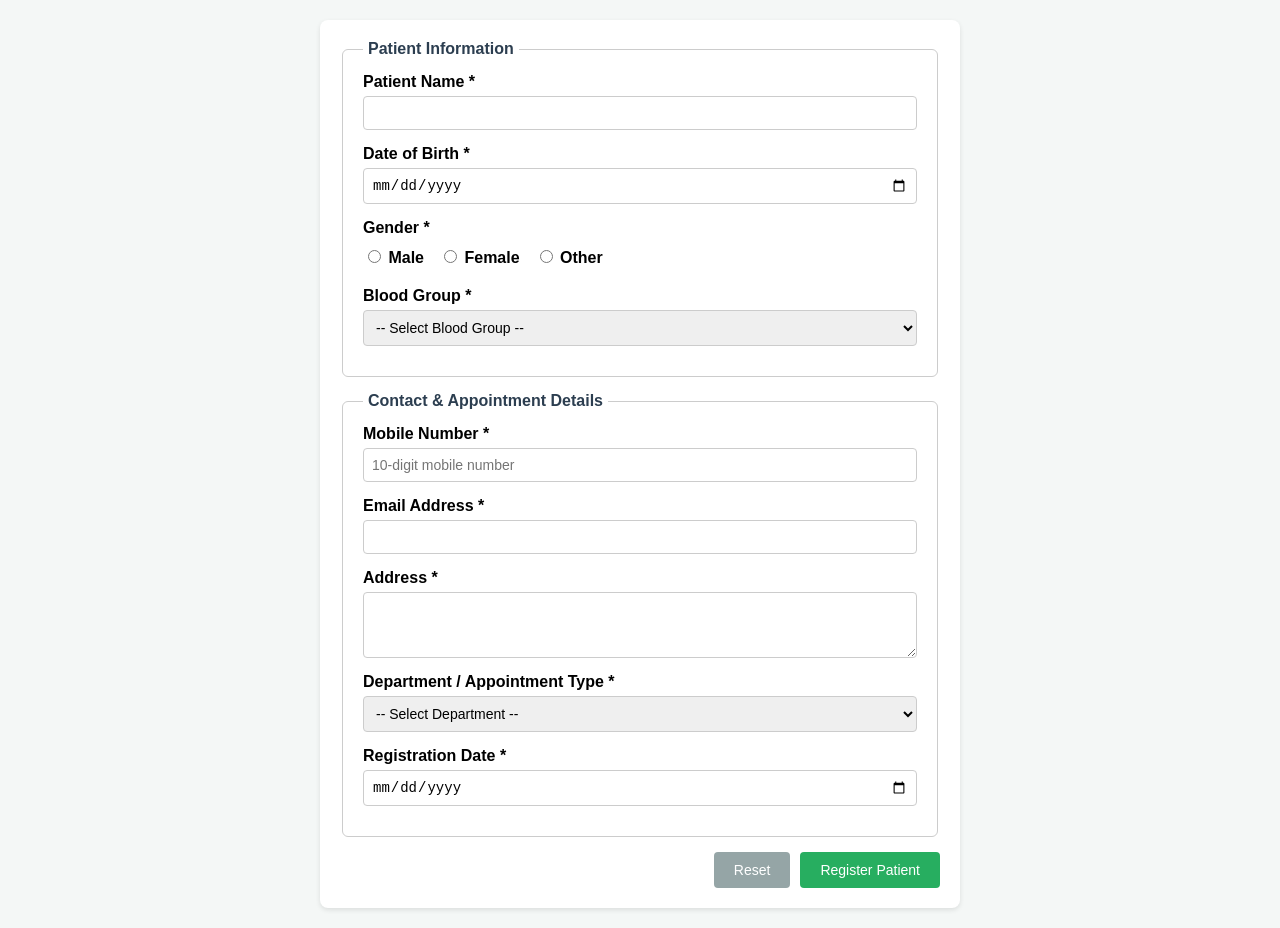
<file: exp 4/index.html>
<!DOCTYPE html>
<head>
    <title>Patient Registration</title>
    <link rel="stylesheet" href="styles.css">
</head>
<body>

    <form id="registrationForm" novalidate>
        <fieldset>
            <legend>Patient Information</legend>

            <!-- Patient Name -->
            <div class="form-group">
                <label for="fullName">Patient Name *</label>
                <input type="text" id="fullName" name="fullName">
                <span class="error-message" id="fullNameError"></span>
            </div>

            <!-- Date of Birth -->
            <div class="form-group">
                <label for="dob">Date of Birth *</label>
                <input type="date" id="dob" name="dob">
                <span class="error-message" id="dobError"></span>
            </div>

            <!-- Gender -->
            <div class="form-group">
                <label>Gender *</label>
                <div class="radio-group">
                    <label><input type="radio" id="genderMale" name="gender" value="Male"> Male</label>
                    <label><input type="radio" id="genderFemale" name="gender" value="Female"> Female</label>
                    <label><input type="radio" id="genderOther" name="gender" value="Other"> Other</label>
                </div>
                <span class="error-message" id="genderError"></span>
            </div>

            <!-- Blood Group -->
            <div class="form-group">
                <label for="bloodGroup">Blood Group *</label>
                <select id="bloodGroup" name="bloodGroup">
                    <option value="">-- Select Blood Group --</option>
                    <option value="A+">A+</option>
                    <option value="A-">A-</option>
                    <option value="B+">B+</option>
                    <option value="B-">B-</option>
                    <option value="O+">O+</option>
                    <option value="O-">O-</option>
                    <option value="AB+">AB+</option>
                    <option value="AB-">AB-</option>
                </select>
                <span class="error-message" id="bloodGroupError"></span>
            </div>
        </fieldset>

        <fieldset>
            <legend>Contact & Appointment Details</legend>

            <!-- Mobile Number -->
            <div class="form-group">
                <label for="mobile">Mobile Number *</label>
                <input type="tel" id="mobile" name="mobile" placeholder="10-digit mobile number">
                <span class="error-message" id="mobileError"></span>
            </div>

            <!-- Email -->
            <div class="form-group">
                <label for="email">Email Address *</label>
                <input type="email" id="email" name="email">
                <span class="error-message" id="emailError"></span>
            </div>

            <!-- Address -->
            <div class="form-group">
                <label for="address">Address *</label>
                <textarea id="address" name="address" rows="3"></textarea>
                <span class="error-message" id="addressError"></span>
            </div>

            <!-- Department / Appointment Type -->
            <div class="form-group">
                <label for="department">Department / Appointment Type *</label>
                <select id="department" name="department">
                    <option value="">-- Select Department --</option>
                    <option value="General Medicine">General Medicine</option>
                    <option value="Pediatrics">Pediatrics</option>
                    <option value="Orthopedics">Orthopedics</option>
                    <option value="Cardiology">Cardiology</option>
                    <option value="Dermatology">Dermatology</option>
                </select>
                <span class="error-message" id="departmentError"></span>
            </div>

            <!-- Registration Date -->
            <div class="form-group">
                <label for="regDate">Registration Date *</label>
                <input type="date" id="regDate" name="regDate">
                <span class="error-message" id="regDateError"></span>
            </div>
        </fieldset>

        <!-- Submit & Reset Buttons -->
        <div class="button-group">
            <button type="reset" id="resetBtn">Reset</button>
            <button type="submit" id="submitBtn">Register Patient</button>
        </div>
    </form>

    <!-- Link to external JavaScript file -->
    <script src="script.js"></script>
</body>
</html>
</file>
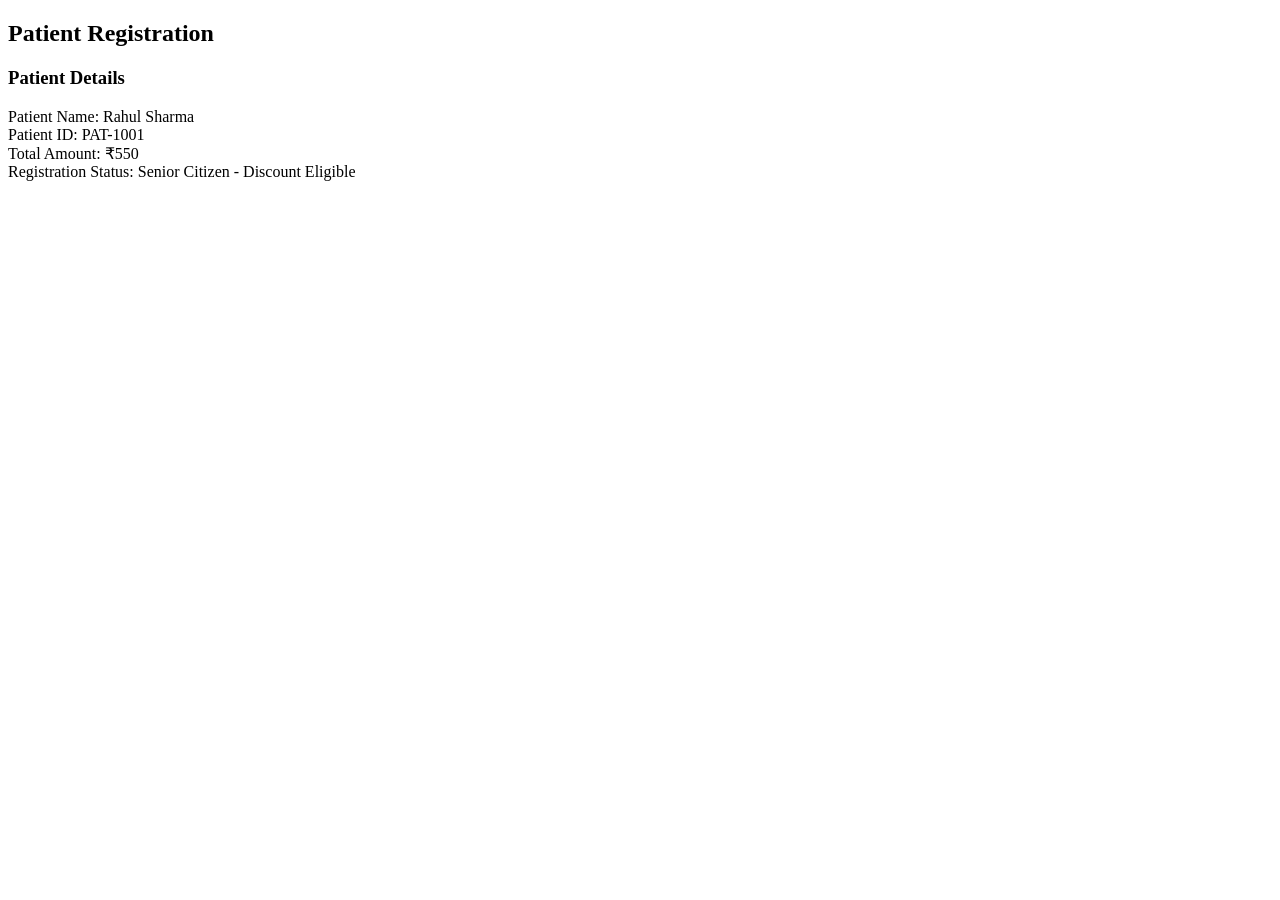
<file: exp 5/task1.html>
<!DOCTYPE html>
<html>
<head>
    <title>Patient Registration</title>
</head>

<body>

<h2>Patient Registration</h2>

<script>

let patientName = "Rahul Sharma";
let patientId = "PAT-1001";
let patientAge = 65;

let consultationFee = 500;
let registrationFee = 100;

let totalAmount = consultationFee + registrationFee;

let registrationStatus;

if (patientAge >= 60) {
    registrationStatus = "Senior Citizen - Discount Eligible";
    totalAmount = totalAmount - 50;
} else {
    registrationStatus = "Regular Patient";
}

alert("Patient Registration Successful");

document.write("<h3>Patient Details</h3>");
document.write("Patient Name: " + patientName + "<br>");
document.write("Patient ID: " + patientId + "<br>");
document.write("Total Amount: ₹" + totalAmount + "<br>");
document.write("Registration Status: " + registrationStatus);

console.log("Patient Name:", patientName);
console.log("Patient ID:", patientId);
console.log("Total Amount:", totalAmount);
console.log("Registration Status:", registrationStatus);

</script>

</body>
</html>
</file>
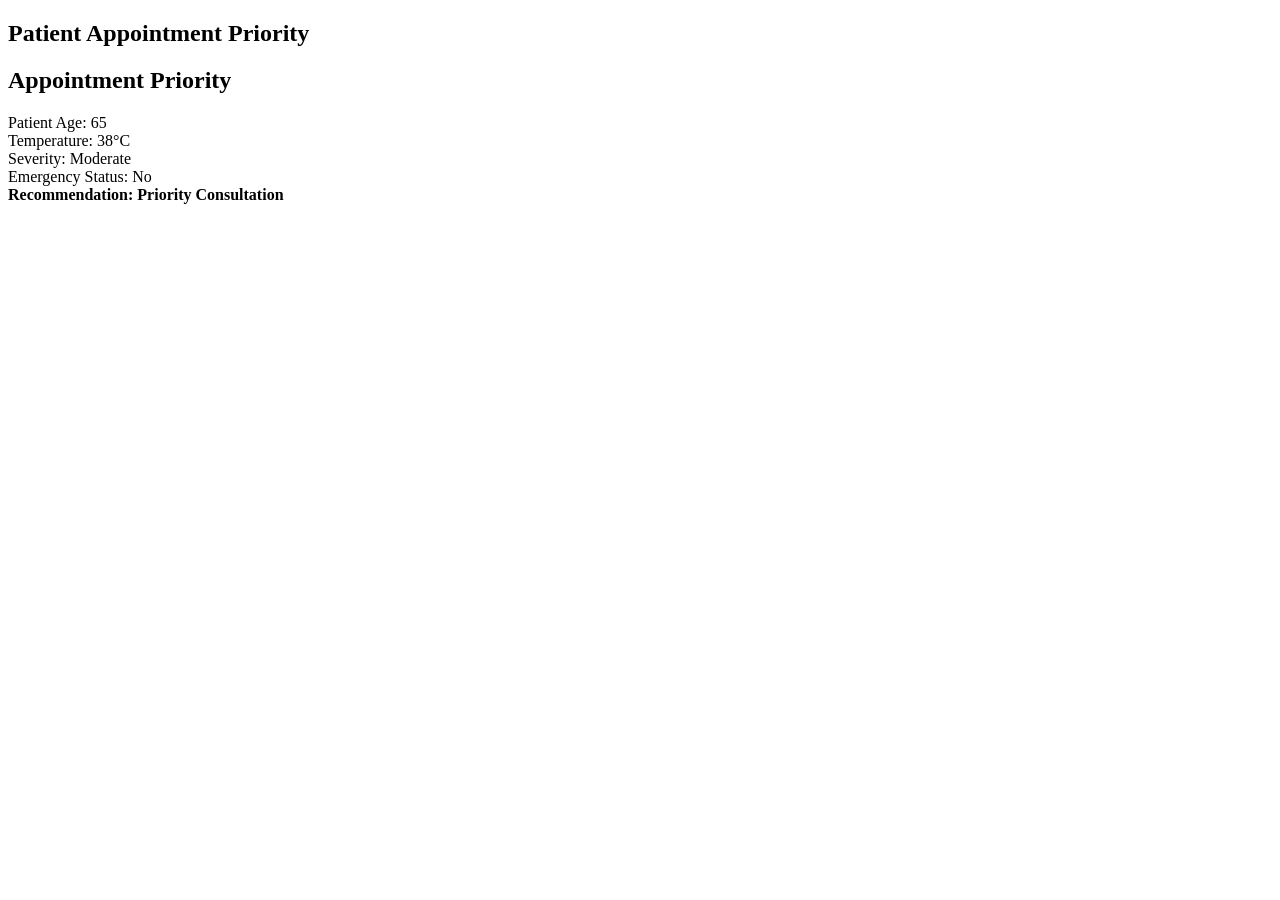
<file: exp 5/task2.html>
<!DOCTYPE html>
<html>
<head>
    <title>Patient Appointment Priority</title>
</head>
<body>

<h2>Patient Appointment Priority</h2>

<script>
    // Patient details
    let patientAge = 65;
    let temperature = 38;
    let severity = "Moderate";
    let emergencyStatus = "No";

    let recommendation;

    // Determine appointment priority
    if (emergencyStatus == "Yes") {
        recommendation = "Emergency Consultation Required";
    }
    else if (temperature >= 39) {
        recommendation = "High Priority Consultation";
    }
    else if (severity == "Severe") {
        recommendation = "High Priority Consultation";
    }
    else if (patientAge >= 60 && severity == "Moderate") {
        recommendation = "Priority Consultation";
    }
    else {
        recommendation = "Regular Consultation";
    }

    // Display result
    alert(recommendation);

    console.log("Patient Age:", patientAge);
    console.log("Temperature:", temperature + "°C");
    console.log("Severity:", severity);
    console.log("Emergency Status:", emergencyStatus);
    console.log("Recommendation:", recommendation);

    document.write("<h2>Appointment Priority</h2>");
    document.write("Patient Age: " + patientAge + "<br>");
    document.write("Temperature: " + temperature + "°C<br>");
    document.write("Severity: " + severity + "<br>");
    document.write("Emergency Status: " + emergencyStatus + "<br>");
    document.write("<b>Recommendation: " + recommendation + "</b>");
</script>

</body>
</html>
</file>
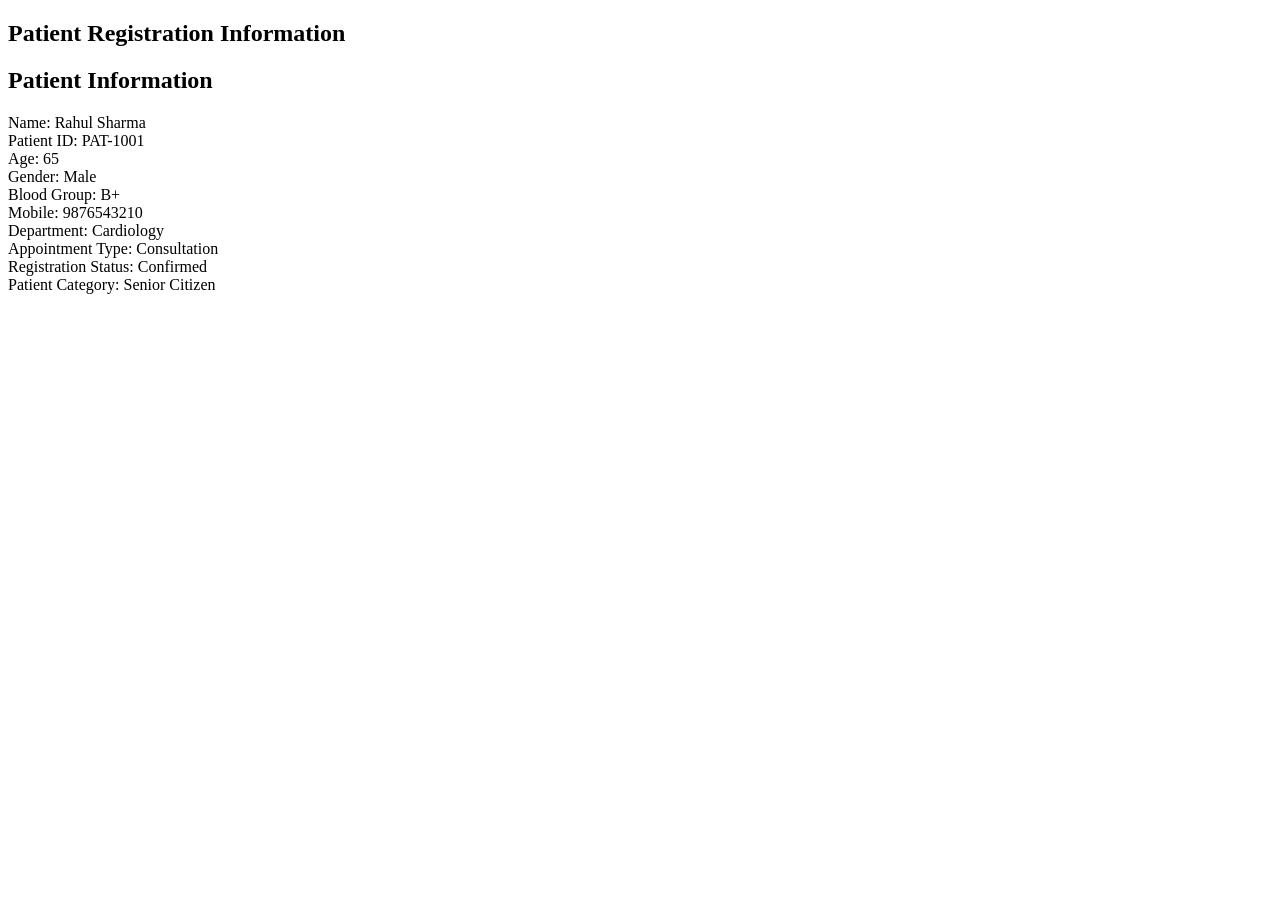
<file: exp 5/task3.html>
<!DOCTYPE html>
<html>
<head>
    <title>Patient Object</title>
</head>
<body>

<h2>Patient Registration Information</h2>

<script>

let patient = {

    patientName: "Rahul Sharma",
    patientId: "PAT-1001",
    age: 65,
    gender: "Male",
    bloodGroup: "B+",
    mobile: "9876543210",
    department: "Cardiology",
    appointmentType: "Consultation",
    registrationStatus: "Confirmed",

    // Method to display complete patient information
    displayPatient: function() {
        console.log("Patient Name:", this.patientName);
        console.log("Patient ID:", this.patientId);
        console.log("Age:", this.age);
        console.log("Gender:", this.gender);
        console.log("Blood Group:", this.bloodGroup);
        console.log("Mobile Number:", this.mobile);
        console.log("Department:", this.department);
        console.log("Appointment Type:", this.appointmentType);
        console.log("Registration Status:", this.registrationStatus);
    },

    // Method to display appointment information
    displayAppointment: function() {
        console.log("Department:", this.department);
        console.log("Appointment Type:", this.appointmentType);
        console.log("Registration Status:", this.registrationStatus);
    },

    // Method to determine patient category
    checkCategory: function() {

        if (this.age >= 60) {
            return "Senior Citizen";
        }
        else if (this.age >= 18) {
            return "Adult";
        }
        else {
            return "Minor";
        }
    }
};

// Calling methods
patient.displayPatient();
patient.displayAppointment();

console.log("Patient Category:", patient.checkCategory());


// Display on webpage
document.write("<h2>Patient Information</h2>");
document.write("Name: " + patient.patientName + "<br>");
document.write("Patient ID: " + patient.patientId + "<br>");
document.write("Age: " + patient.age + "<br>");
document.write("Gender: " + patient.gender + "<br>");
document.write("Blood Group: " + patient.bloodGroup + "<br>");
document.write("Mobile: " + patient.mobile + "<br>");
document.write("Department: " + patient.department + "<br>");
document.write("Appointment Type: " + patient.appointmentType + "<br>");
document.write("Registration Status: " + patient.registrationStatus + "<br>");
document.write("Patient Category: " + patient.checkCategory());

</script>

</body>
</html>
</file>
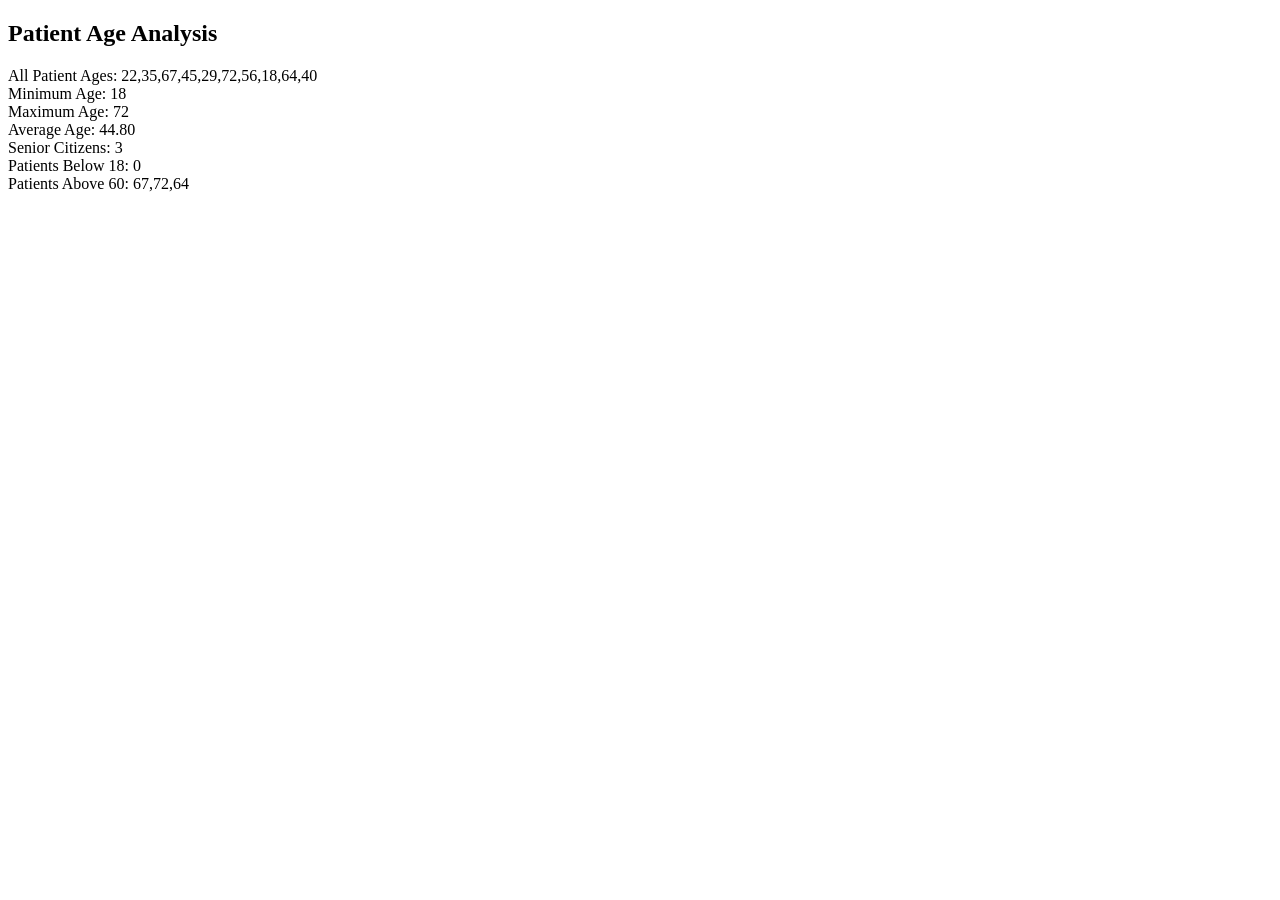
<file: exp 5/task4.html>
<!DOCTYPE html>
<html>
<head>
    <title>Patient Age Analysis</title>
</head>
<body>

<h2>Patient Age Analysis</h2>

<script>

let patientAges = [22, 35, 67, 45, 29, 72, 56, 18, 64, 40];

// 1. Display all patient ages
console.log("All Patient Ages:", patientAges);

// 2. Find minimum age
let minimumAge = Math.min(...patientAges);

// 3. Find maximum age
let maximumAge = Math.max(...patientAges);

// 4. Calculate average age
let totalAge = 0;

for (let i = 0; i < patientAges.length; i++) {
    totalAge = totalAge + patientAges[i];
}

let averageAge = totalAge / patientAges.length;

// 5. Count senior citizens
let seniorCount = 0;

for (let i = 0; i < patientAges.length; i++) {
    if (patientAges[i] >= 60) {
        seniorCount++;
    }
}

// 6. Count patients below 18
let below18Count = 0;

for (let i = 0; i < patientAges.length; i++) {
    if (patientAges[i] < 18) {
        below18Count++;
    }
}

// 7. Display patients whose age is greater than 60
let above60 = [];

for (let i = 0; i < patientAges.length; i++) {
    if (patientAges[i] > 60) {
        above60.push(patientAges[i]);
    }
}


// Display results in console
console.log("Minimum Age:", minimumAge);
console.log("Maximum Age:", maximumAge);
console.log("Average Age:", averageAge);
console.log("Senior Citizens:", seniorCount);
console.log("Patients Below 18:", below18Count);
console.log("Patients Above 60:", above60);


// Display results on webpage
document.write("All Patient Ages: " + patientAges + "<br>");
document.write("Minimum Age: " + minimumAge + "<br>");
document.write("Maximum Age: " + maximumAge + "<br>");
document.write("Average Age: " + averageAge.toFixed(2) + "<br>");
document.write("Senior Citizens: " + seniorCount + "<br>");
document.write("Patients Below 18: " + below18Count + "<br>");
document.write("Patients Above 60: " + above60);

</script>

</body>
</html>
</file>
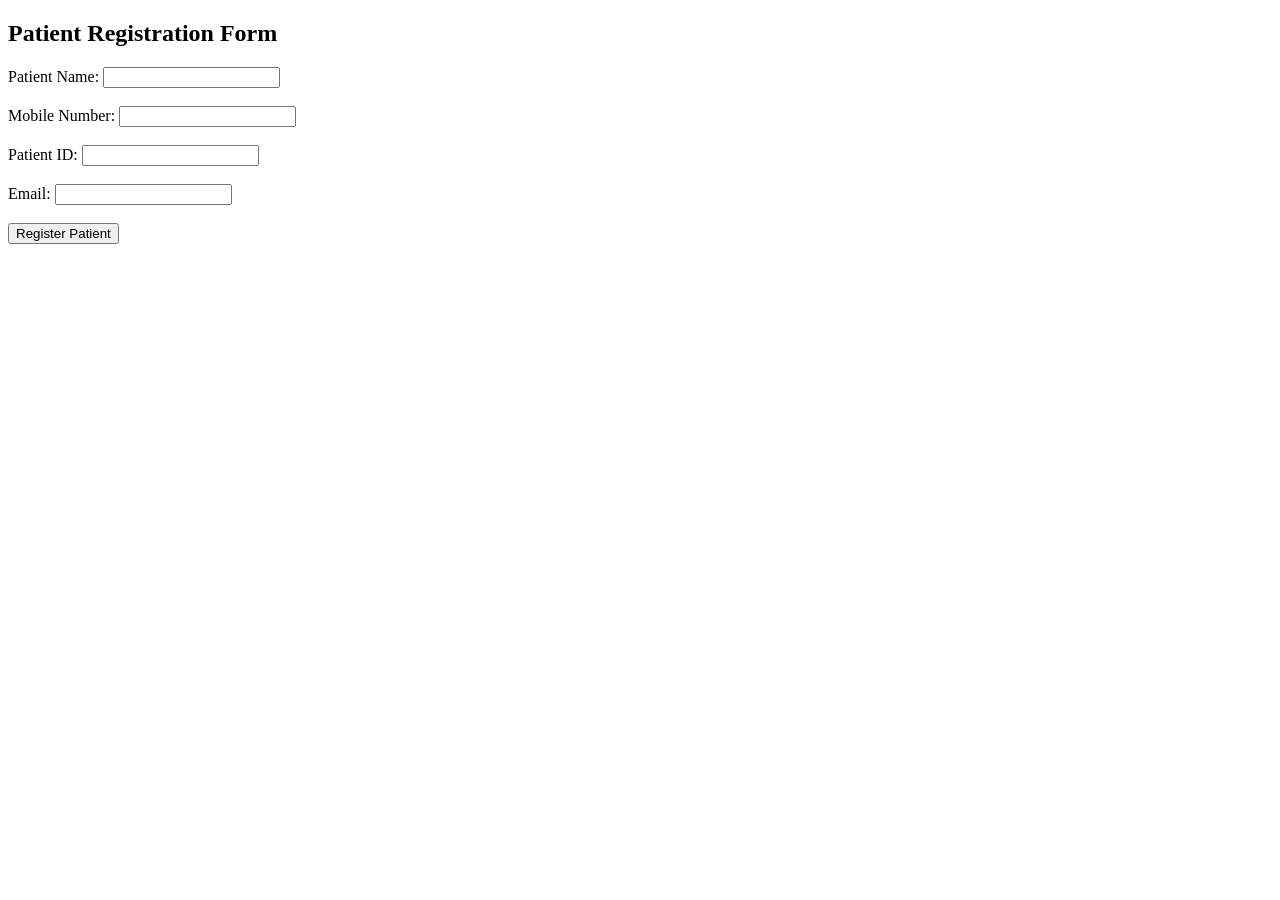
<file: exp 5/task5.html>
<!DOCTYPE html>
<html>
<head>
    <title>Patient Registration Validation</title>
</head>
<body>

<h2>Patient Registration Form</h2>

<form id="patientForm">

    <label>Patient Name:</label>
    <input type="text" id="patientName">
    <br><br>

    <label>Mobile Number:</label>
    <input type="text" id="mobile">
    <br><br>

    <label>Patient ID:</label>
    <input type="text" id="patientId">
    <br><br>

    <label>Email:</label>
    <input type="text" id="email">
    <br><br>

    <button type="submit">Register Patient</button>

</form>

<p id="message"></p>

<script>

    // Function to validate patient name
    function validateName(name) {
        let namePattern = /^[A-Za-z ]+$/;
        return namePattern.test(name);
    }

    // Function to validate mobile number
    function validateMobile(mobile) {
        let mobilePattern = /^[0-9]{10}$/;
        return mobilePattern.test(mobile);
    }

    // Function to validate patient ID
    function validatePatientId(patientId) {
        let idPattern = /^PAT-[0-9]{4}$/;
        return idPattern.test(patientId);
    }

    // Function to validate email
    function validateEmail(email) {
        let emailPattern = /^[^\s@]+@[^\s@]+\.[^\s@]+$/;
        return emailPattern.test(email);
    }


    // Handle form submission
    document.getElementById("patientForm").addEventListener("submit", function(event) {

        // Prevent form submission
        event.preventDefault();

        // Get values from HTML form
        let name = document.getElementById("patientName").value;
        let mobile = document.getElementById("mobile").value;
        let patientId = document.getElementById("patientId").value;
        let email = document.getElementById("email").value;

        let errors = [];


        // Validate patient name
        if (!validateName(name)) {
            errors.push("Patient name should contain only alphabets and spaces.");
        }

        // Validate mobile
        if (!validateMobile(mobile)) {
            errors.push("Mobile number must contain exactly 10 digits.");
        }

        // Validate patient ID
        if (!validatePatientId(patientId)) {
            errors.push("Patient ID must be in the format PAT-1234.");
        }

        // Validate email
        if (!validateEmail(email)) {
            errors.push("Please enter a valid email address.");
        }


        // Display result
        let message = document.getElementById("message");

        if (errors.length > 0) {

            message.innerHTML = errors.join("<br>");

            console.log("Registration Failed");
            alert("Please correct the invalid information.");

        }
        else {

            message.innerHTML = "Patient Registration Successful!";

            console.log("Registration Successful");
            console.log("Patient Name:", name);
            console.log("Mobile:", mobile);
            console.log("Patient ID:", patientId);
            console.log("Email:", email);

            alert("Patient Registration Successful!");

        }

    });

</script>

</body>
</html>
</file>
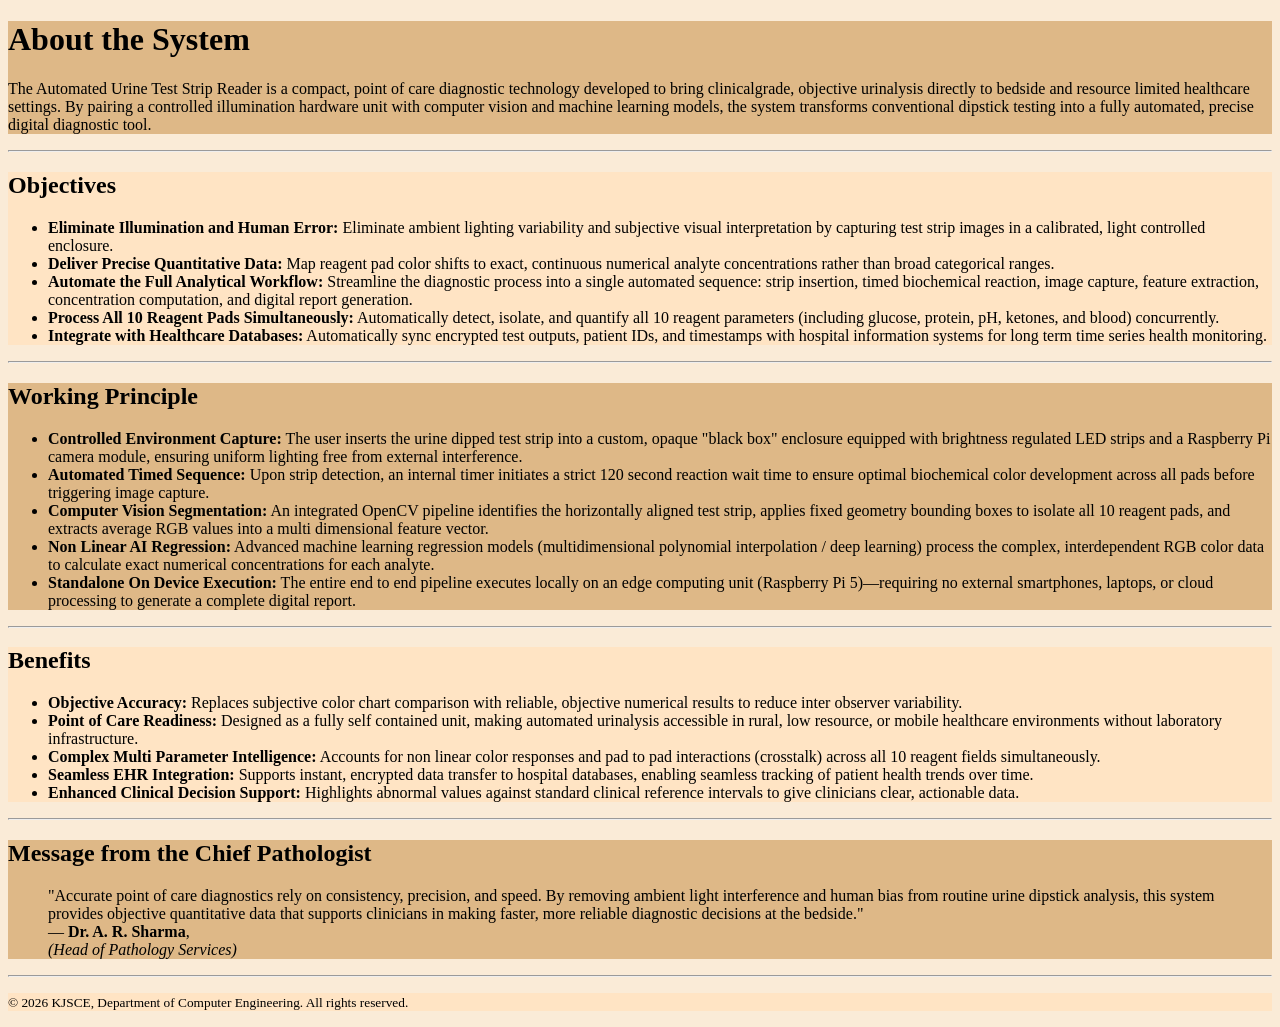
<file: exp1 and exp2/about-system.html>
<!DOCTYPE html>
    <head>
    
        <title> Urine Test Strip Reader</title>
    </head>
    <body style="background-color: antiquewhite;">
        <header style="background-color: burlywood;">
            
            <h1>About the System</h1>
            <p>The Automated Urine Test Strip Reader is a compact, point of care diagnostic technology developed to bring clinicalgrade, objective urinalysis directly to bedside and resource limited healthcare settings. By pairing a controlled illumination hardware unit with computer vision and machine learning models, the system transforms conventional dipstick testing into a fully automated, precise digital diagnostic tool.</p>
        </header>
        <hr>
            <div style="background-color: bisque;">
                <h2>Objectives</h2>
                <ul>
    <li><strong>Eliminate Illumination and Human Error:</strong> Eliminate ambient lighting variability and subjective visual interpretation by capturing test strip images in a calibrated, light controlled enclosure.</li>
    <li><strong>Deliver Precise Quantitative Data:</strong> Map reagent pad color shifts to exact, continuous numerical analyte concentrations rather than broad categorical ranges.</li>
    <li><strong>Automate the Full Analytical Workflow:</strong> Streamline the diagnostic process into a single automated sequence: strip insertion, timed biochemical reaction, image capture, feature extraction, concentration computation, and digital report generation.</li>
    <li><strong>Process All 10 Reagent Pads Simultaneously:</strong> Automatically detect, isolate, and quantify all 10 reagent parameters (including glucose, protein, pH, ketones, and blood) concurrently.</li>
    <li><strong>Integrate with Healthcare Databases:</strong> Automatically sync encrypted test outputs, patient IDs, and timestamps with hospital information systems for long term time series health monitoring.</li>
    </ul>
            </div>
            <hr>
            <div style="background-color: burlywood;">
                <h2>Working Principle</h2>
                <ul>
    <li><strong>Controlled Environment Capture:</strong> The user inserts the urine dipped test strip into a custom, opaque "black box" enclosure equipped with brightness regulated LED strips and a Raspberry Pi camera module, ensuring uniform lighting free from external interference.</li>
    <li><strong>Automated Timed Sequence:</strong> Upon strip detection, an internal timer initiates a strict 120 second reaction wait time to ensure optimal biochemical color development across all pads before triggering image capture.</li>
    <li><strong>Computer Vision Segmentation:</strong> An integrated OpenCV pipeline identifies the horizontally aligned test strip, applies fixed geometry bounding boxes to isolate all 10 reagent pads, and extracts average RGB values into a multi dimensional feature vector.</li>
    <li><strong>Non Linear AI Regression:</strong> Advanced machine learning regression models (multidimensional polynomial interpolation / deep learning) process the complex, interdependent RGB color data to calculate exact numerical concentrations for each analyte.</li>
    <li><strong>Standalone On Device Execution:</strong> The entire end to end pipeline executes locally on an edge computing unit (Raspberry Pi 5)—requiring no external smartphones, laptops, or cloud processing to generate a complete digital report.</li>
    </ul>
            </div>
            <hr>     
            <div style="background-color:bisque;">
                <h2>Benefits</h2>
            <ul>
    <li><strong>Objective Accuracy:</strong> Replaces subjective color chart comparison with reliable, objective numerical results to reduce inter observer variability.</li>
    <li><strong>Point of Care Readiness:</strong> Designed as a fully self contained unit, making automated urinalysis accessible in rural, low resource, or mobile healthcare environments without laboratory infrastructure.</li>
    <li><strong>Complex Multi Parameter Intelligence:</strong> Accounts for non linear color responses and pad to pad interactions (crosstalk) across all 10 reagent fields simultaneously.</li>
    <li><strong>Seamless EHR Integration:</strong> Supports instant, encrypted data transfer to hospital databases, enabling seamless tracking of patient health trends over time.</li>
    <li><strong>Enhanced Clinical Decision Support:</strong> Highlights abnormal values against standard clinical reference intervals to give clinicians clear, actionable data.</li>
    </ul>
            </div>
            <hr>
                <div style="background-color: burlywood;">
                <h2>Message from the Chief Pathologist</h2>
                <blockquote>
                    "Accurate point of care diagnostics rely on consistency, precision, and speed. By removing ambient light interference and human bias from routine urine dipstick analysis, this system provides objective quantitative data that supports clinicians in making faster, more reliable diagnostic decisions at the bedside."
                    <br>
                    — <strong>Dr. A. R. Sharma</strong>, <br>
                    <em>(Head of Pathology Services)</em>
                </blockquote>
            </div>
        <hr>
        <footer style="background-color: bisque;">
            <p><small>&copy; 2026 KJSCE, Department of Computer Engineering. All rights reserved.</small></p>
        </footer>
    </body>
    </html>
</file>
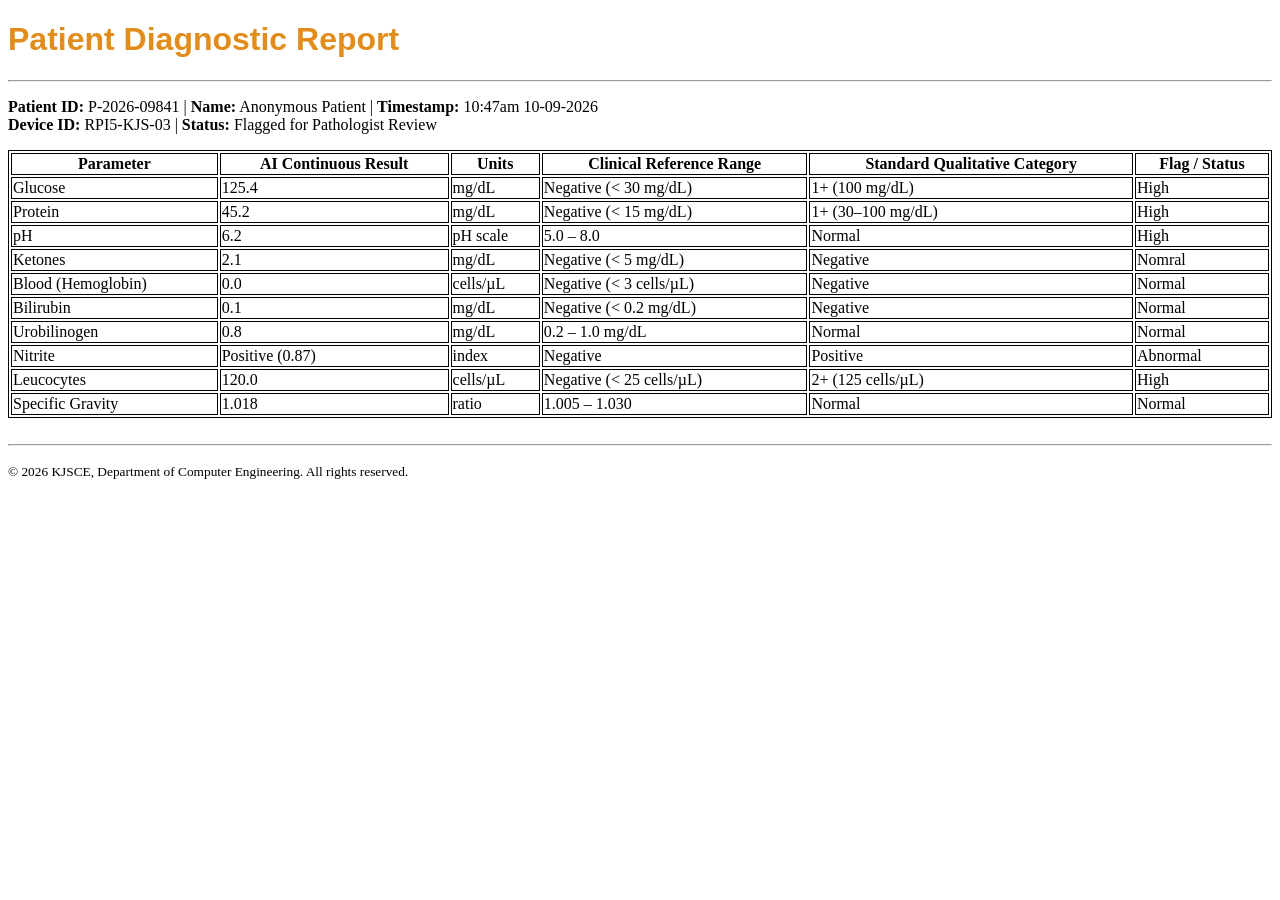
<file: exp1 and exp2/patient-report.html>
<!DOCTYPE html>
<head>
    <title> Diagnostic Report</title>
    <style>
 table, th, td {
      border: 1px solid black;
    }
     table {
      width: 100%;
    }
 th {
      height: auto;
    }
     tr:hover {
      background-color:bisque;
    }
 h1, h2, h3, h4, h5, h6 {
      color:rgb(226, 140, 28);
      font-family: Georgia, sans-serif;
    }
  </style>
</head>
<body>
    <header>
    <h1>Patient Diagnostic Report</h1>
    </header>
    <hr>
    <div>
  <p>
     <strong>Patient ID:</strong> P-2026-09841 | <strong>Name:</strong> Anonymous Patient | <strong>Timestamp:</strong> 10:47am 10-09-2026<br>
     <strong>Device ID:</strong> RPI5-KJS-03 | <strong>Status:</strong> Flagged for Pathologist Review
  </p>
</div>
<table>
  <thead>
    <tr>
      <th>Parameter</th>
      <th>AI Continuous Result</th>
      <th>Units</th>
      <th>Clinical Reference Range</th>
      <th>Standard Qualitative Category</th>
      <th>Flag / Status</th>
    </tr>
  </thead>
  <tbody>
    <tr>
      <td>Glucose</td>
      <td>125.4</td>
      <td>mg/dL</td>
      <td>Negative (&lt; 30 mg/dL)</td>
      <td>1+ (100 mg/dL)</td>
      <td>High</td>
    </tr>
    <tr>
      <td>Protein</td>
      <td>45.2</td>
      <td>mg/dL</td>
      <td>Negative (&lt; 15 mg/dL)</td>
      <td>1+ (30–100 mg/dL)</td>
      <td>High</td>
    </tr>
    <tr>
      <td>pH</td>
      <td>6.2</td>
      <td>pH scale</td>
      <td>5.0 – 8.0</td>
      <td>Normal</td>
      <td>High</td>
    </tr>
    <tr>
      <td>Ketones</td>
      <td>2.1</td>
      <td>mg/dL</td>
      <td>Negative (&lt; 5 mg/dL)</td>
      <td>Negative</td>
      <td>Nomral</td>
    </tr>
    <tr>
      <td>Blood (Hemoglobin)</td>
      <td>0.0</td>
      <td>cells/µL</td>
      <td>Negative (&lt; 3 cells/µL)</td>
      <td>Negative</td>
      <td>Normal</td>
    </tr>
    <tr>
      <td>Bilirubin</td>
      <td>0.1</td>
      <td>mg/dL</td>
      <td>Negative (&lt; 0.2 mg/dL)</td>
      <td>Negative</td>
      <td>Normal</td>
    </tr>
    <tr>
      <td>Urobilinogen</td>
      <td>0.8</td>
      <td>mg/dL</td>
      <td>0.2 – 1.0 mg/dL</td>
      <td>Normal</td>
      <td>Normal</td>
    </tr>
    <tr>
      <td>Nitrite</td>
      <td>Positive (0.87)</td>
      <td>index</td>
      <td>Negative</td>
      <td>Positive</td>
      <td>Abnormal</td>
    </tr>
    <tr>
      <td>Leucocytes</td>
      <td>120.0</td>
      <td>cells/µL</td>
      <td>Negative (&lt; 25 cells/µL)</td>
      <td>2+ (125 cells/µL)</td>
      <td>High</td>
    </tr>
    <tr>
      <td>Specific Gravity</td>
      <td>1.018</td>
      <td>ratio</td>
      <td>1.005 – 1.030</td>
      <td>Normal</td>
      <td>Normal</td>
    </tr>
  </tbody>
</table>
    <br>
    <hr>
    <footer>
        <p>
            <small>
                &copy; 2026 KJSCE, Department of Computer Engineering. All rights reserved.
            </small>
        </p>
    </footer>
</body>
</html>
</file>
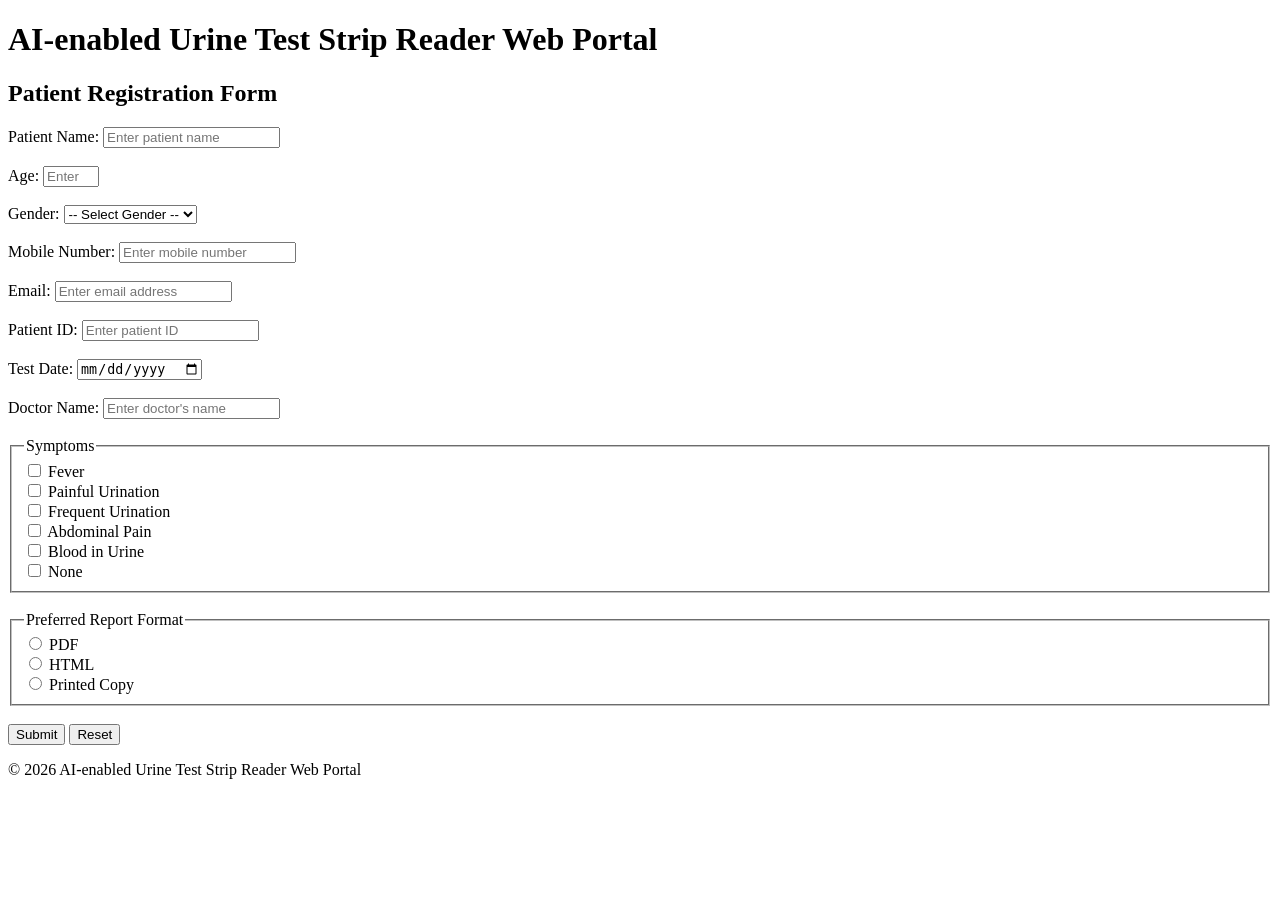
<file: exp1/form.html>
<!DOCTYPE html>
<html lang="en">
<head>
    <meta charset="UTF-8">
    <meta name="viewport" content="width=device-width, initial-scale=1.0">
    <title>Patient Registration</title>
</head>

<body>

    <header>
        <h1>AI-enabled Urine Test Strip Reader Web Portal</h1>
        <h2>Patient Registration Form</h2>
    </header>

    <main>
        <form action="#" method="post">

            <!-- Patient Name -->
            <label for="patientName">Patient Name:</label>
            <input type="text" id="patientName" name="patientName"
                   placeholder="Enter patient name" required>
            <br><br>

            <!-- Age -->
            <label for="age">Age:</label>
            <input type="number" id="age" name="age"
                   min="1" max="120" placeholder="Enter age" required>
            <br><br>

            <!-- Gender -->
            <label for="gender">Gender:</label>
            <select id="gender" name="gender" required>
                <option value="">-- Select Gender --</option>
                <option value="male">Male</option>
                <option value="female">Female</option>
                <option value="other">Other</option>
            </select>
            <br><br>

            <!-- Mobile Number -->
            <label for="mobile">Mobile Number:</label>
            <input type="tel" id="mobile" name="mobile"
                   placeholder="Enter mobile number"
                   pattern="[0-9]{10}" required>
            <br><br>

            <!-- Email -->
            <label for="email">Email:</label>
            <input type="email" id="email" name="email"
                   placeholder="Enter email address" required>
            <br><br>

            <!-- Patient ID -->
            <label for="patientId">Patient ID:</label>
            <input type="text" id="patientId" name="patientId"
                   placeholder="Enter patient ID" required>
            <br><br>

            <!-- Test Date -->
            <label for="testDate">Test Date:</label>
            <input type="date" id="testDate" name="testDate" required>
            <br><br>

            <!-- Doctor Name -->
            <label for="doctorName">Doctor Name:</label>
            <input type="text" id="doctorName" name="doctorName"
                   placeholder="Enter doctor's name" required>
            <br><br>

            <!-- Symptoms -->
            <fieldset>
                <legend>Symptoms</legend>

                <input type="checkbox" id="fever" name="symptoms" value="Fever">
                <label for="fever">Fever</label>
                <br>

                <input type="checkbox" id="painfulUrination"
                       name="symptoms" value="Painful Urination">
                <label for="painfulUrination">Painful Urination</label>
                <br>

                <input type="checkbox" id="frequentUrination"
                       name="symptoms" value="Frequent Urination">
                <label for="frequentUrination">Frequent Urination</label>
                <br>

                <input type="checkbox" id="abdominalPain"
                       name="symptoms" value="Abdominal Pain">
                <label for="abdominalPain">Abdominal Pain</label>
                <br>

                <input type="checkbox" id="bloodInUrine"
                       name="symptoms" value="Blood in Urine">
                <label for="bloodInUrine">Blood in Urine</label>
                <br>

                <input type="checkbox" id="none"
                       name="symptoms" value="None">
                <label for="none">None</label>
            </fieldset>

            <br>

            <!-- Preferred Report Format -->
            <fieldset>
                <legend>Preferred Report Format</legend>

                <input type="radio" id="pdf" name="reportFormat"
                       value="PDF" required>
                <label for="pdf">PDF</label>
                <br>

                <input type="radio" id="html" name="reportFormat"
                       value="HTML">
                <label for="html">HTML</label>
                <br>

                <input type="radio" id="printed" name="reportFormat"
                       value="Printed">
                <label for="printed">Printed Copy</label>
            </fieldset>

            <br>

            <!-- Buttons -->
            <input type="submit" value="Submit">
            <input type="reset" value="Reset">

        </form>
    </main>

    <footer>
        <p>&copy; 2026 AI-enabled Urine Test Strip Reader Web Portal</p>
    </footer>

</body>
</html>
</file>
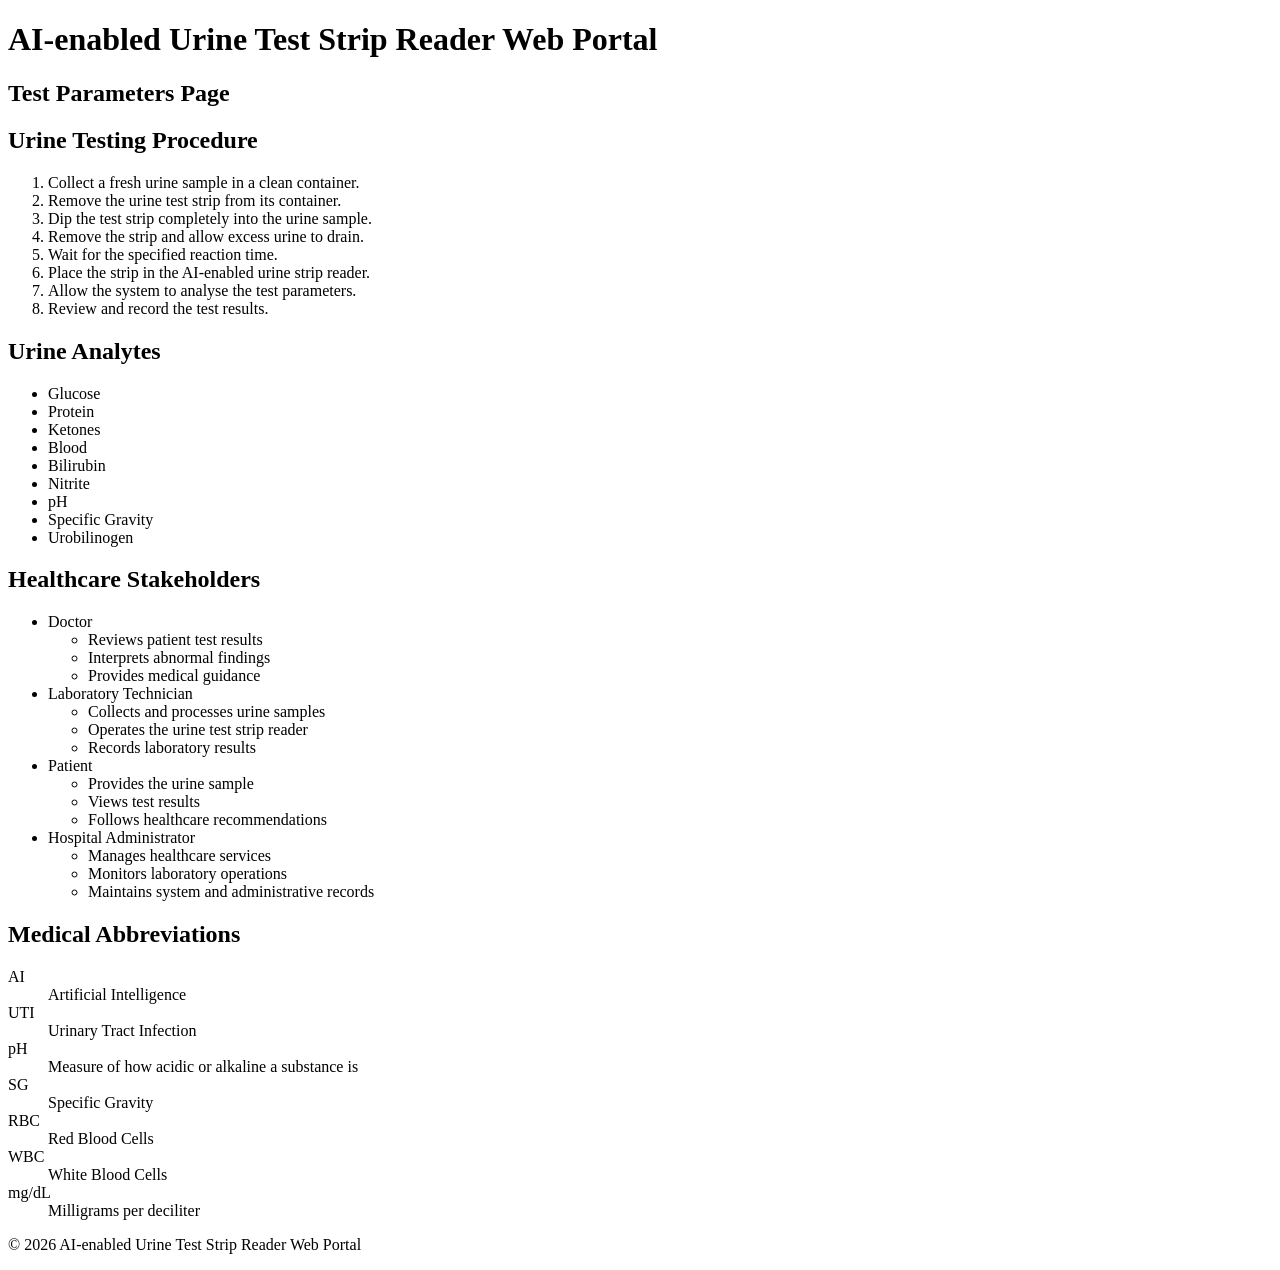
<file: exp1/webpage.html>
<!DOCTYPE html>
<html lang="en">
<head>
    <meta charset="UTF-8">
    <meta name="viewport" content="width=device-width, initial-scale=1.0">
    <title>Urine Test Parameters</title>
</head>
<body>

    <header>
        <h1>AI-enabled Urine Test Strip Reader Web Portal</h1>
        <h2>Test Parameters Page</h2>
    </header>

    <main>

        <!-- Ordered List: Testing Procedure -->
        <section>
            <h2>Urine Testing Procedure</h2>

            <ol>
                <li>Collect a fresh urine sample in a clean container.</li>
                <li>Remove the urine test strip from its container.</li>
                <li>Dip the test strip completely into the urine sample.</li>
                <li>Remove the strip and allow excess urine to drain.</li>
                <li>Wait for the specified reaction time.</li>
                <li>Place the strip in the AI-enabled urine strip reader.</li>
                <li>Allow the system to analyse the test parameters.</li>
                <li>Review and record the test results.</li>
            </ol>
        </section>

        <!-- Unordered List: Urine Analytes -->
        <section>
            <h2>Urine Analytes</h2>

            <ul>
                <li>Glucose</li>
                <li>Protein</li>
                <li>Ketones</li>
                <li>Blood</li>
                <li>Bilirubin</li>
                <li>Nitrite</li>
                <li>pH</li>
                <li>Specific Gravity</li>
                <li>Urobilinogen</li>
            </ul>
        </section>

        <!-- Nested Lists: Healthcare Stakeholders -->
        <section>
            <h2>Healthcare Stakeholders</h2>

            <ul>
                <li>
                    Doctor
                    <ul>
                        <li>Reviews patient test results</li>
                        <li>Interprets abnormal findings</li>
                        <li>Provides medical guidance</li>
                    </ul>
                </li>

                <li>
                    Laboratory Technician
                    <ul>
                        <li>Collects and processes urine samples</li>
                        <li>Operates the urine test strip reader</li>
                        <li>Records laboratory results</li>
                    </ul>
                </li>

                <li>
                    Patient
                    <ul>
                        <li>Provides the urine sample</li>
                        <li>Views test results</li>
                        <li>Follows healthcare recommendations</li>
                    </ul>
                </li>

                <li>
                    Hospital Administrator
                    <ul>
                        <li>Manages healthcare services</li>
                        <li>Monitors laboratory operations</li>
                        <li>Maintains system and administrative records</li>
                    </ul>
                </li>
            </ul>
        </section>

        <!-- Description List: Medical Abbreviations -->
        <section>
            <h2>Medical Abbreviations</h2>

            <dl>
                <dt>AI</dt>
                <dd>Artificial Intelligence</dd>

                <dt>UTI</dt>
                <dd>Urinary Tract Infection</dd>

                <dt>pH</dt>
                <dd>Measure of how acidic or alkaline a substance is</dd>

                <dt>SG</dt>
                <dd>Specific Gravity</dd>

                <dt>RBC</dt>
                <dd>Red Blood Cells</dd>

                <dt>WBC</dt>
                <dd>White Blood Cells</dd>

                <dt>mg/dL</dt>
                <dd>Milligrams per deciliter</dd>
            </dl>
        </section>

    </main>

    <footer>
        <p>&copy; 2026 AI-enabled Urine Test Strip Reader Web Portal</p>
    </footer>

</body>
</html>
</file>
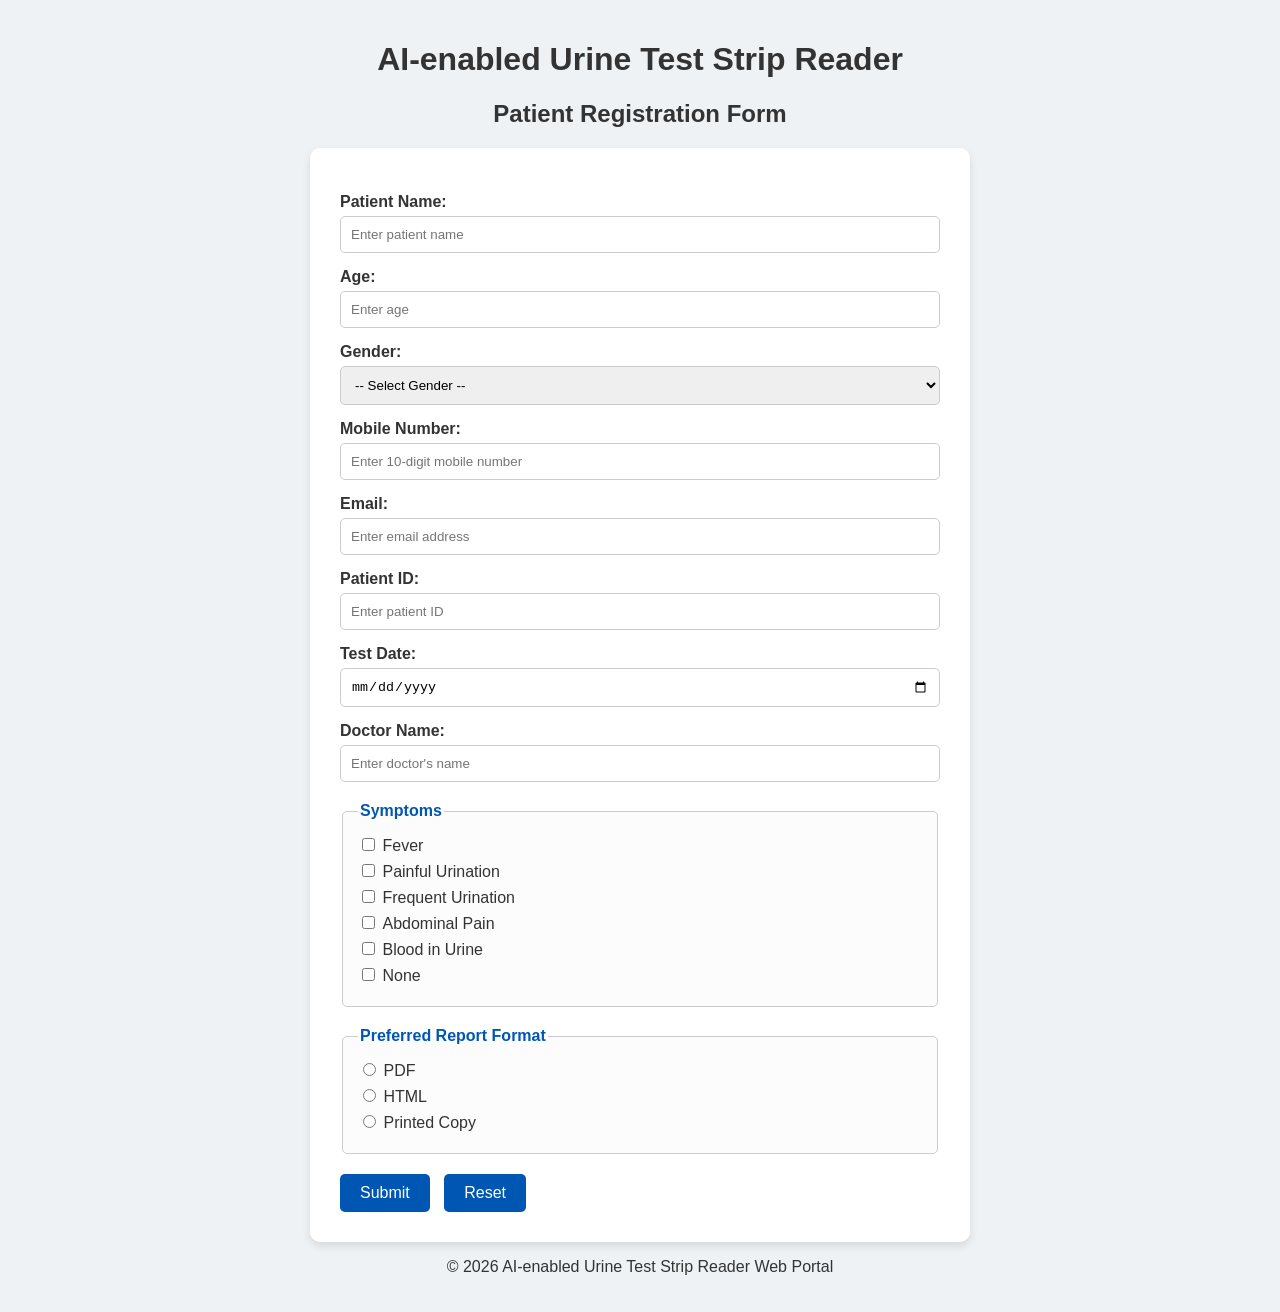
<file: exp2/formcss.html>
<!DOCTYPE html>
<html lang="en">
<head>
    <meta charset="UTF-8">
    <meta name="viewport" content="width=device-width, initial-scale=1.0">
    <title>Patient Registration</title>
   
    <!-- Beginner-friendly CSS starts here -->
    <style>
        /* 1. Style the whole page background and text font */
        body {
            font-family: Arial, sans-serif;
            background-color: #eef2f5; /* Light grey-blue background */
            color: #333; /* Dark grey text for readability */
            margin: 0;
            padding: 20px;
        }

        /* 2. Center the headings */
        header, footer {
            text-align: center;
        }

        /* 3. Create a white "card" for the form to live inside */
        main {
            background-color: white;
            max-width: 600px; /* Prevents the form from stretching too wide */
            margin: 0 auto; /* Magically centers the box on the screen */
            padding: 30px;
            border-radius: 10px; /* Rounds the corners of the box */
            box-shadow: 0 4px 8px rgba(0,0,0,0.1); /* Adds a soft shadow */
        }

        /* 4. Make labels bold and block-level so they sit on their own line */
        label {
            font-weight: bold;
            display: inline-block;
            margin-top: 15px;
            margin-bottom: 5px;
        }

        /* 5. Style the text input boxes and dropdowns */
        input[type="text"],
        input[type="number"],
        input[type="tel"],
        input[type="email"],
        input[type="date"],
        select {
            width: 100%; /* Makes inputs fill the container */
            padding: 10px; /* Adds space inside the text box */
            border: 1px solid #ccc; /* Light grey border */
            border-radius: 5px; /* Rounded corners for inputs */
            box-sizing: border-box; /* Ensures padding doesn't stretch the width */
        }

        /* 6. Style the fieldsets (Symptoms and Report Format) */
        fieldset {
            border: 1px solid #ccc;
            border-radius: 5px;
            margin-top: 20px;
            padding: 15px;
            background-color: #fcfcfc;
        }

        legend {
            font-weight: bold;
            color: #0056b3; /* Blue text for the legend */
        }

        /* 7. Fix spacing for checkboxes and radio buttons inside fieldsets */
        fieldset label {
            font-weight: normal; /* Removes bolding from checkbox text */
            margin-top: 0; /* Resets the margin we added to standard labels */
        }

        fieldset input {
            margin-bottom: 10px;
        }

        /* 8. Style the Submit and Reset buttons */
        input[type="submit"],
        input[type="reset"] {
            background-color: #0056b3; /* Medical blue */
            color: white;
            padding: 10px 20px;
            border: none;
            border-radius: 5px;
            cursor: pointer; /* Changes mouse to a hand when hovering */
            font-size: 16px;
            margin-top: 20px;
            margin-right: 10px;
        }

        /* Make buttons change color slightly when you hover over them */
        input[type="submit"]:hover,
        input[type="reset"]:hover {
            background-color: #003d82;
        }
    </style>
</head>

<body>

    <header>
        <h1>AI-enabled Urine Test Strip Reader</h1>
        <h2>Patient Registration Form</h2>
    </header>

    <main>
        <form action="#" method="post">

            <!-- Patient Name -->
            <label for="patientName">Patient Name:</label>
            <input type="text" id="patientName" name="patientName" placeholder="Enter patient name" required>

            <!-- Age -->
            <label for="age">Age:</label>
            <input type="number" id="age" name="age" min="1" max="120" placeholder="Enter age" required>

            <!-- Gender -->
            <label for="gender">Gender:</label>
            <select id="gender" name="gender" required>
                <option value="">-- Select Gender --</option>
                <option value="male">Male</option>
                <option value="female">Female</option>
                <option value="other">Other</option>
            </select>

            <!-- Mobile Number -->
            <label for="mobile">Mobile Number:</label>
            <input type="tel" id="mobile" name="mobile" placeholder="Enter 10-digit mobile number" pattern="[0-9]{10}" required>

            <!-- Email -->
            <label for="email">Email:</label>
            <input type="email" id="email" name="email" placeholder="Enter email address" required>

            <!-- Patient ID -->
            <label for="patientId">Patient ID:</label>
            <input type="text" id="patientId" name="patientId" placeholder="Enter patient ID" required>

            <!-- Test Date -->
            <label for="testDate">Test Date:</label>
            <input type="date" id="testDate" name="testDate" required>

            <!-- Doctor Name -->
            <label for="doctorName">Doctor Name:</label>
            <input type="text" id="doctorName" name="doctorName" placeholder="Enter doctor's name" required>

            <!-- Symptoms -->
            <fieldset>
                <legend>Symptoms</legend>
                <input type="checkbox" id="fever" name="symptoms" value="Fever">
                <label for="fever">Fever</label><br>

                <input type="checkbox" id="painfulUrination" name="symptoms" value="Painful Urination">
                <label for="painfulUrination">Painful Urination</label><br>

                <input type="checkbox" id="frequentUrination" name="symptoms" value="Frequent Urination">
                <label for="frequentUrination">Frequent Urination</label><br>

                <input type="checkbox" id="abdominalPain" name="symptoms" value="Abdominal Pain">
                <label for="abdominalPain">Abdominal Pain</label><br>

                <input type="checkbox" id="bloodInUrine" name="symptoms" value="Blood in Urine">
                <label for="bloodInUrine">Blood in Urine</label><br>

                <input type="checkbox" id="none" name="symptoms" value="None">
                <label for="none">None</label>
            </fieldset>

            <!-- Preferred Report Format -->
            <fieldset>
                <legend>Preferred Report Format</legend>
                <input type="radio" id="pdf" name="reportFormat" value="PDF" required>
                <label for="pdf">PDF</label><br>

                <input type="radio" id="html" name="reportFormat" value="HTML">
                <label for="html">HTML</label><br>

                <input type="radio" id="printed" name="reportFormat" value="Printed">
                <label for="printed">Printed Copy</label>
            </fieldset>

            <!-- Buttons -->
            <input type="submit" value="Submit">
            <input type="reset" value="Reset">

        </form>
    </main>

    <footer>
        <p>&copy; 2026 AI-enabled Urine Test Strip Reader Web Portal</p>
    </footer>

</body>
</html>
</file>
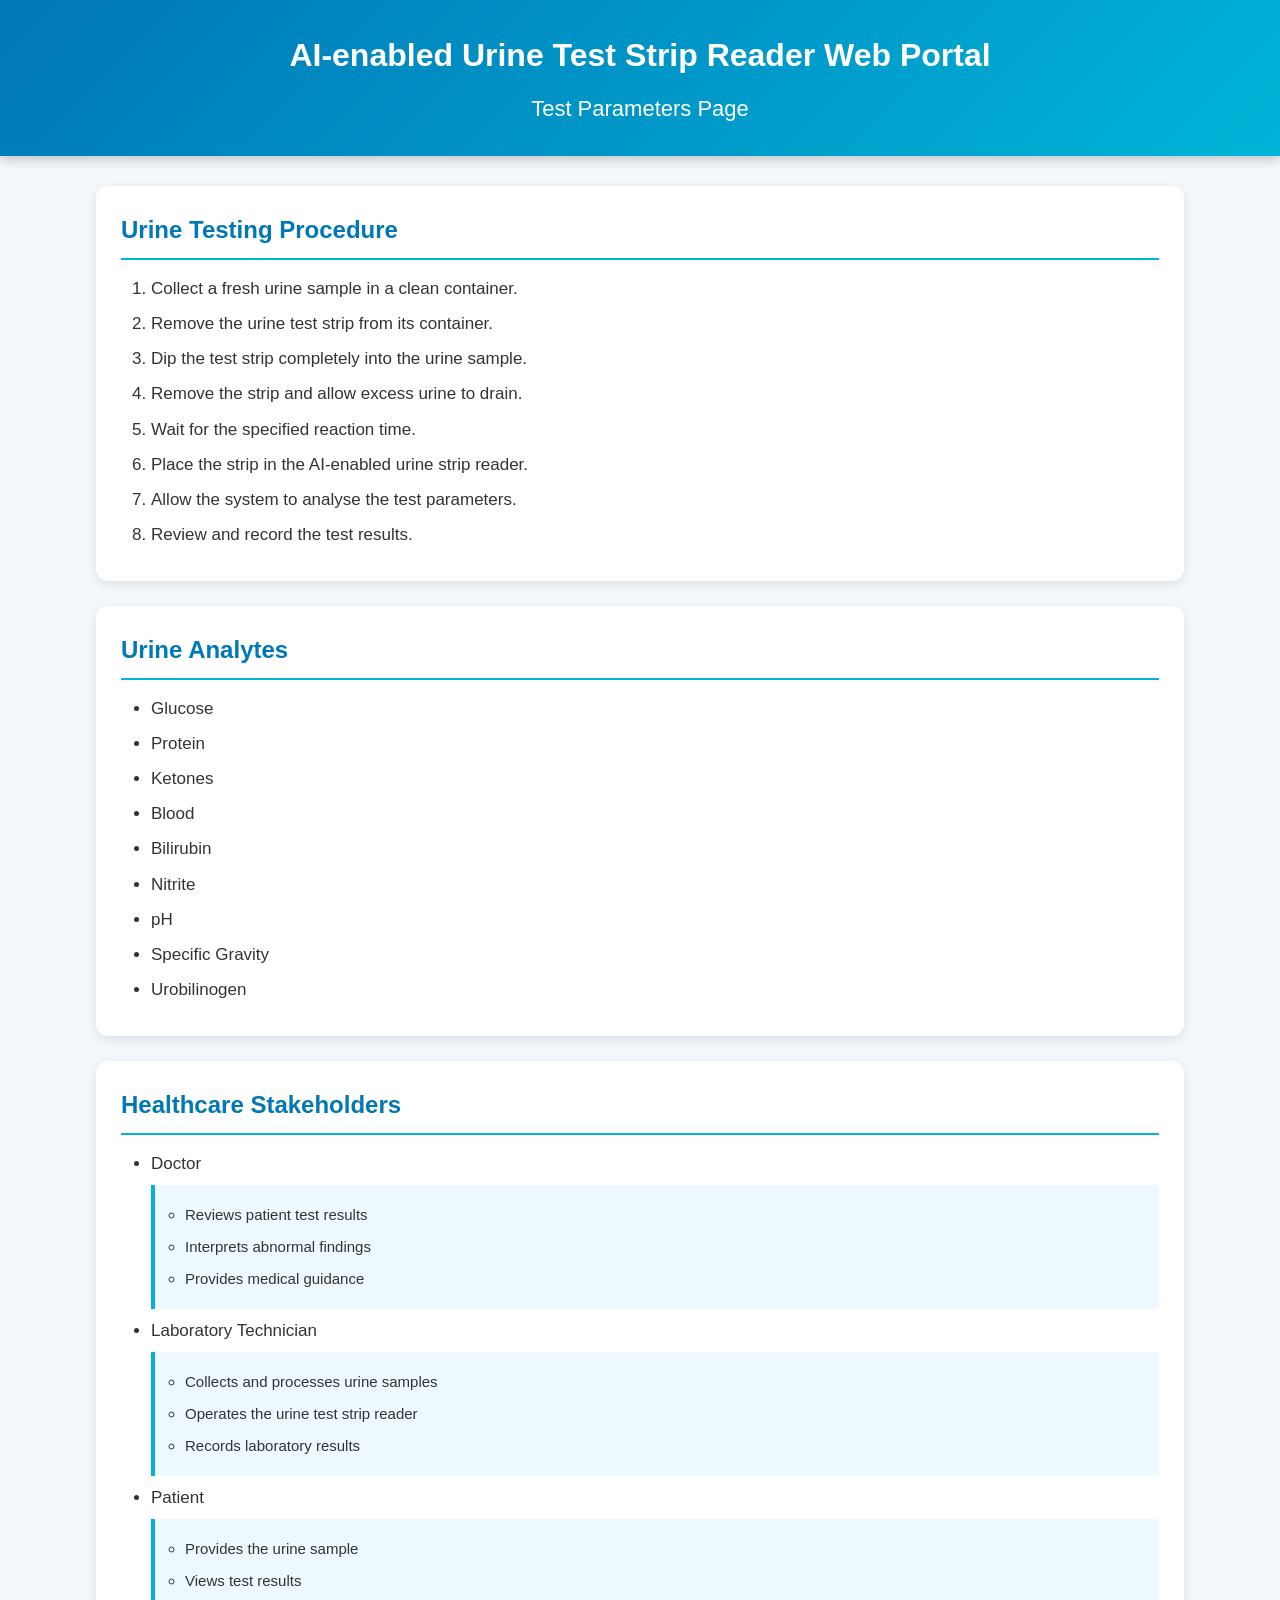
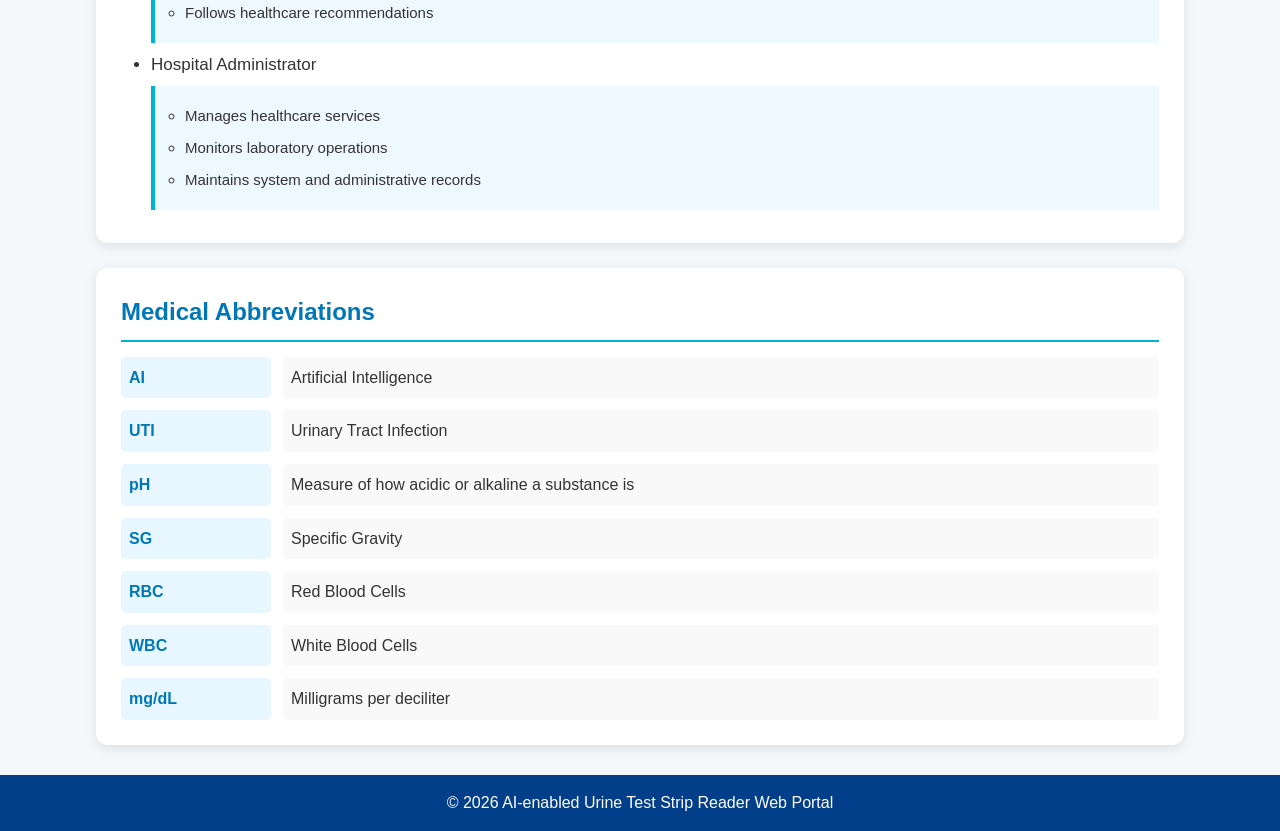
<file: exp2/webpagecss.html>
<!DOCTYPE html>
<html lang="en">
<head>
    <meta charset="UTF-8">
    <meta name="viewport" content="width=device-width, initial-scale=1.0">
    <title>Urine Test Parameters</title>

    <style>
        * {
            margin: 0;
            padding: 0;
            box-sizing: border-box;
            font-family: Arial, Helvetica, sans-serif;
        }

        body {
            background-color: #f4f8fb;
            color: #333;
            line-height: 1.6;
        }

        header {
            background: linear-gradient(135deg, #0077b6, #00b4d8);
            color: white;
            text-align: center;
            padding: 30px 20px;
            box-shadow: 0 4px 10px rgba(0,0,0,0.2);
        }

        header h1 {
            font-size: 32px;
            margin-bottom: 10px;
        }

        header h2 {
            font-size: 22px;
            font-weight: normal;
        }

        main {
            width: 85%;
            margin: 30px auto;
        }

        section {
            background: white;
            padding: 25px;
            margin-bottom: 25px;
            border-radius: 12px;
            box-shadow: 0 3px 12px rgba(0,0,0,0.1);
        }

        section h2 {
            color: #0077b6;
            border-bottom: 2px solid #00b4d8;
            padding-bottom: 8px;
            margin-bottom: 15px;
        }

        ol, ul {
            padding-left: 30px;
        }

        ol li, ul li {
            margin: 8px 0;
            font-size: 17px;
        }

        /* Nested List Styling */
        ul ul {
            margin-top: 8px;
            background-color: #eef9ff;
            padding: 10px 30px;
            border-left: 4px solid #00b4d8;
        }

        ul ul li {
            font-size: 15px;
        }

        /* Description List Styling */
        dl {
            display: grid;
            grid-template-columns: 150px auto;
            gap: 12px;
        }

        dt {
            font-weight: bold;
            color: #0077b6;
            background-color: #e8f7ff;
            padding: 8px;
            border-radius: 5px;
        }

        dd {
            background-color: #f9f9f9;
            padding: 8px;
            border-radius: 5px;
        }

        footer {
            background-color: #023e8a;
            color: white;
            text-align: center;
            padding: 15px;
            margin-top: 30px;
        }

        /* Hover Effects */
        li:hover {
            color: #0077b6;
            transition: 0.3s;
        }

        section:hover {
            transform: translateY(-3px);
            transition: 0.3s;
        }

        /* Responsive Design */
        @media(max-width:768px) {

            header h1 {
                font-size: 24px;
            }

            main {
                width: 95%;
            }

            dl {
                grid-template-columns: 1fr;
            }
        }

    </style>

</head>

<body>

    <header>
        <h1>AI-enabled Urine Test Strip Reader Web Portal</h1>
        <h2>Test Parameters Page</h2>
    </header>

    <main>

        <section>
            <h2>Urine Testing Procedure</h2>

            <ol>
                <li>Collect a fresh urine sample in a clean container.</li>
                <li>Remove the urine test strip from its container.</li>
                <li>Dip the test strip completely into the urine sample.</li>
                <li>Remove the strip and allow excess urine to drain.</li>
                <li>Wait for the specified reaction time.</li>
                <li>Place the strip in the AI-enabled urine strip reader.</li>
                <li>Allow the system to analyse the test parameters.</li>
                <li>Review and record the test results.</li>
            </ol>
        </section>


        <section>
            <h2>Urine Analytes</h2>

            <ul>
                <li>Glucose</li>
                <li>Protein</li>
                <li>Ketones</li>
                <li>Blood</li>
                <li>Bilirubin</li>
                <li>Nitrite</li>
                <li>pH</li>
                <li>Specific Gravity</li>
                <li>Urobilinogen</li>
            </ul>
        </section>


        <section>
            <h2>Healthcare Stakeholders</h2>

            <ul>
                <li>
                    Doctor
                    <ul>
                        <li>Reviews patient test results</li>
                        <li>Interprets abnormal findings</li>
                        <li>Provides medical guidance</li>
                    </ul>
                </li>

                <li>
                    Laboratory Technician
                    <ul>
                        <li>Collects and processes urine samples</li>
                        <li>Operates the urine test strip reader</li>
                        <li>Records laboratory results</li>
                    </ul>
                </li>

                <li>
                    Patient
                    <ul>
                        <li>Provides the urine sample</li>
                        <li>Views test results</li>
                        <li>Follows healthcare recommendations</li>
                    </ul>
                </li>

                <li>
                    Hospital Administrator
                    <ul>
                        <li>Manages healthcare services</li>
                        <li>Monitors laboratory operations</li>
                        <li>Maintains system and administrative records</li>
                    </ul>
                </li>
            </ul>
        </section>


        <section>
            <h2>Medical Abbreviations</h2>

            <dl>
                <dt>AI</dt>
                <dd>Artificial Intelligence</dd>

                <dt>UTI</dt>
                <dd>Urinary Tract Infection</dd>

                <dt>pH</dt>
                <dd>Measure of how acidic or alkaline a substance is</dd>

                <dt>SG</dt>
                <dd>Specific Gravity</dd>

                <dt>RBC</dt>
                <dd>Red Blood Cells</dd>

                <dt>WBC</dt>
                <dd>White Blood Cells</dd>

                <dt>mg/dL</dt>
                <dd>Milligrams per deciliter</dd>
            </dl>

        </section>

    </main>


    <footer>
        <p>&copy; 2026 AI-enabled Urine Test Strip Reader Web Portal</p>
    </footer>


</body>
</html>
</file>
<file: exp 4/styles.css>
body {
    font-family: Arial, sans-serif;
    background-color: #f4f7f6;
    margin: 20px;
}

form {
    max-width: 600px;
    margin: 0 auto;
    background: #ffffff;
    padding: 20px;
    border-radius: 8px;
    box-shadow: 0 2px 5px rgba(0, 0, 0, 0.1);
}

fieldset {
    border: 1px solid #ccc;
    border-radius: 6px;
    padding: 15px 20px;
    margin-bottom: 15px;
}

legend {
    font-weight: bold;
    color: #2c3e50;
    padding: 0 5px;
}

.form-group {
    margin-bottom: 15px;
    display: flex;
    flex-direction: column;
}

label {
    margin-bottom: 5px;
    font-weight: 600;
}

input[type="text"],
input[type="tel"],
input[type="email"],
input[type="date"],
select,
textarea {
    padding: 8px;
    font-size: 14px;
    border: 1px solid #ccc;
    border-radius: 4px;
    outline: none;
}

/* Class added via JS when validation fails (Task 4) */
.invalid-field {
    border-color: #e74c3c !important;
    background-color: #fdf2f2;
}

/* Styling for error messages */
.error-message {
    color: #e74c3c;
    font-size: 12px;
    margin-top: 4px;
    display: none; /* Hidden by default */
}

.radio-group {
    display: flex;
    gap: 15px;
    margin-top: 5px;
}

.button-group {
    display: flex;
    gap: 10px;
    justify-content: flex-end;
}

button {
    padding: 10px 20px;
    font-size: 14px;
    border: none;
    border-radius: 4px;
    cursor: pointer;
}

button[type="submit"] {
    background-color: #27ae60;
    color: white;
}

button[type="reset"] {
    background-color: #95a5a6;
    color: white;
}
</file>
